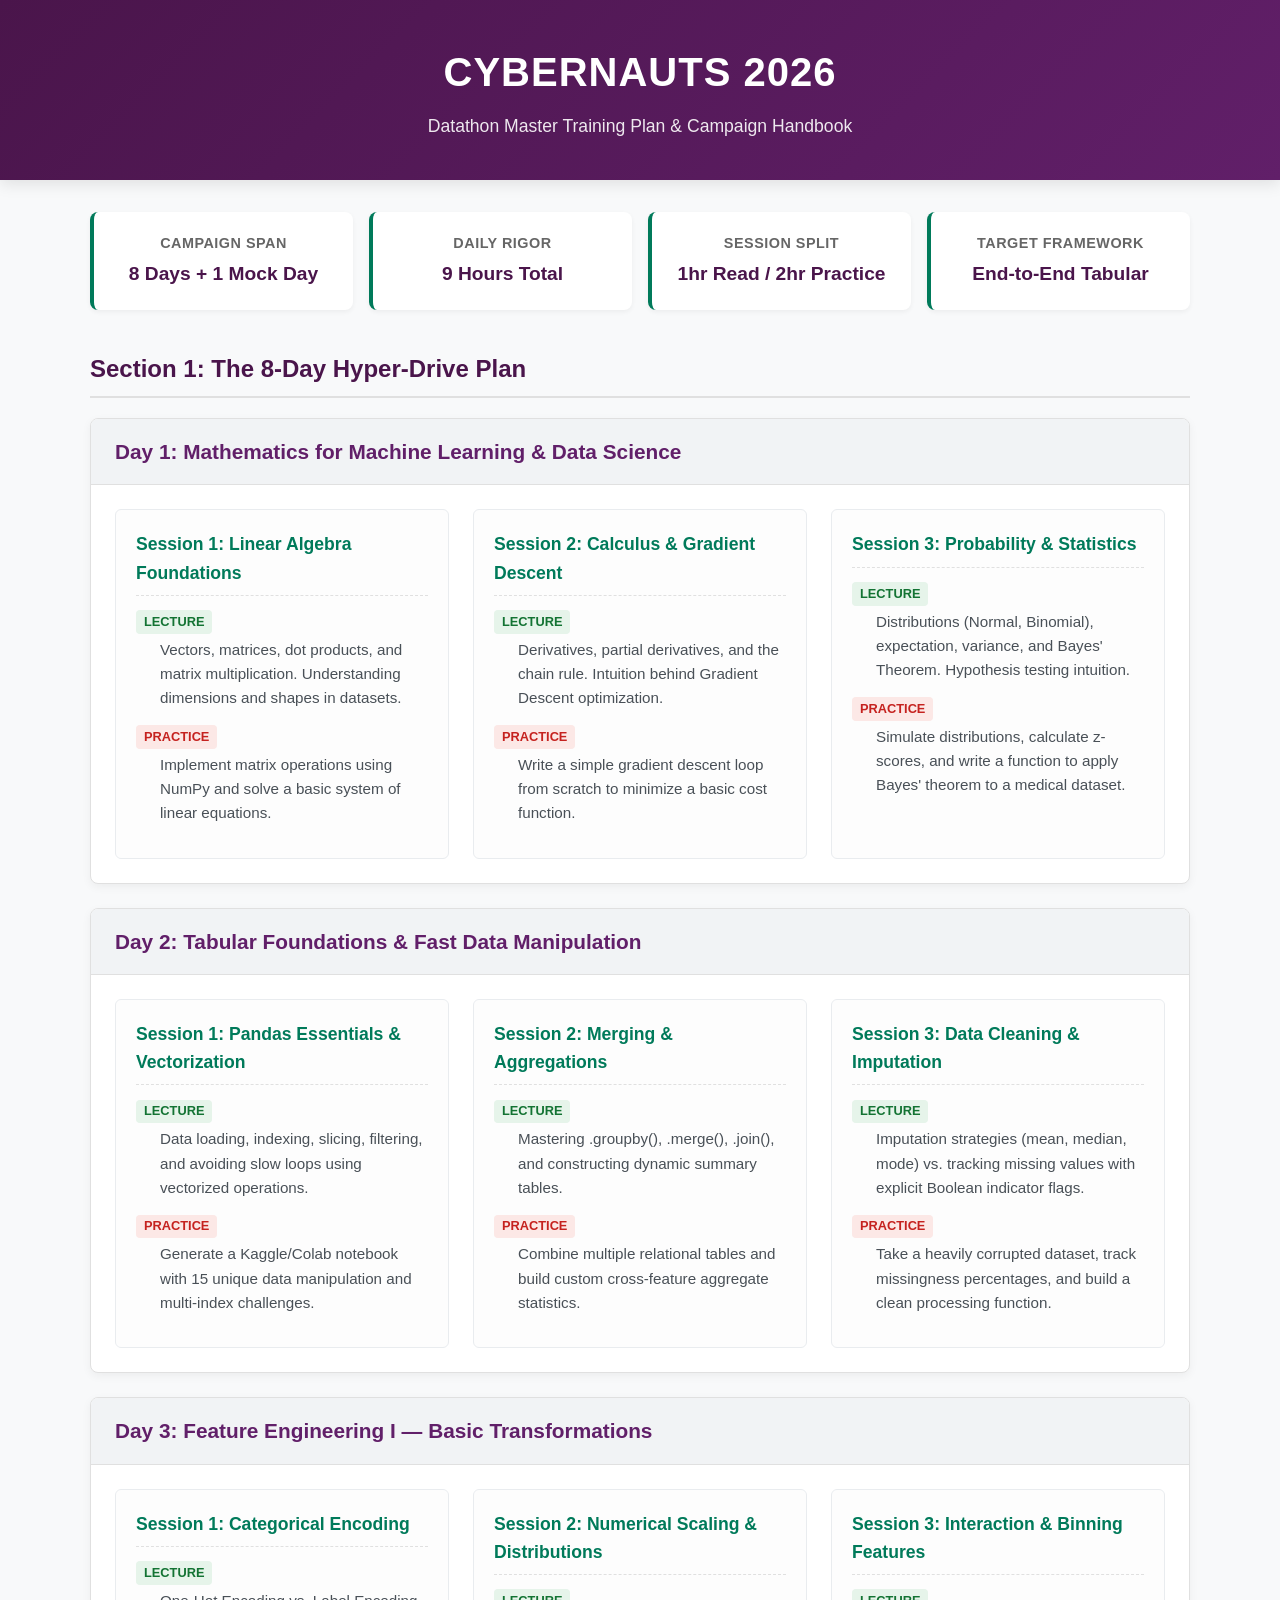
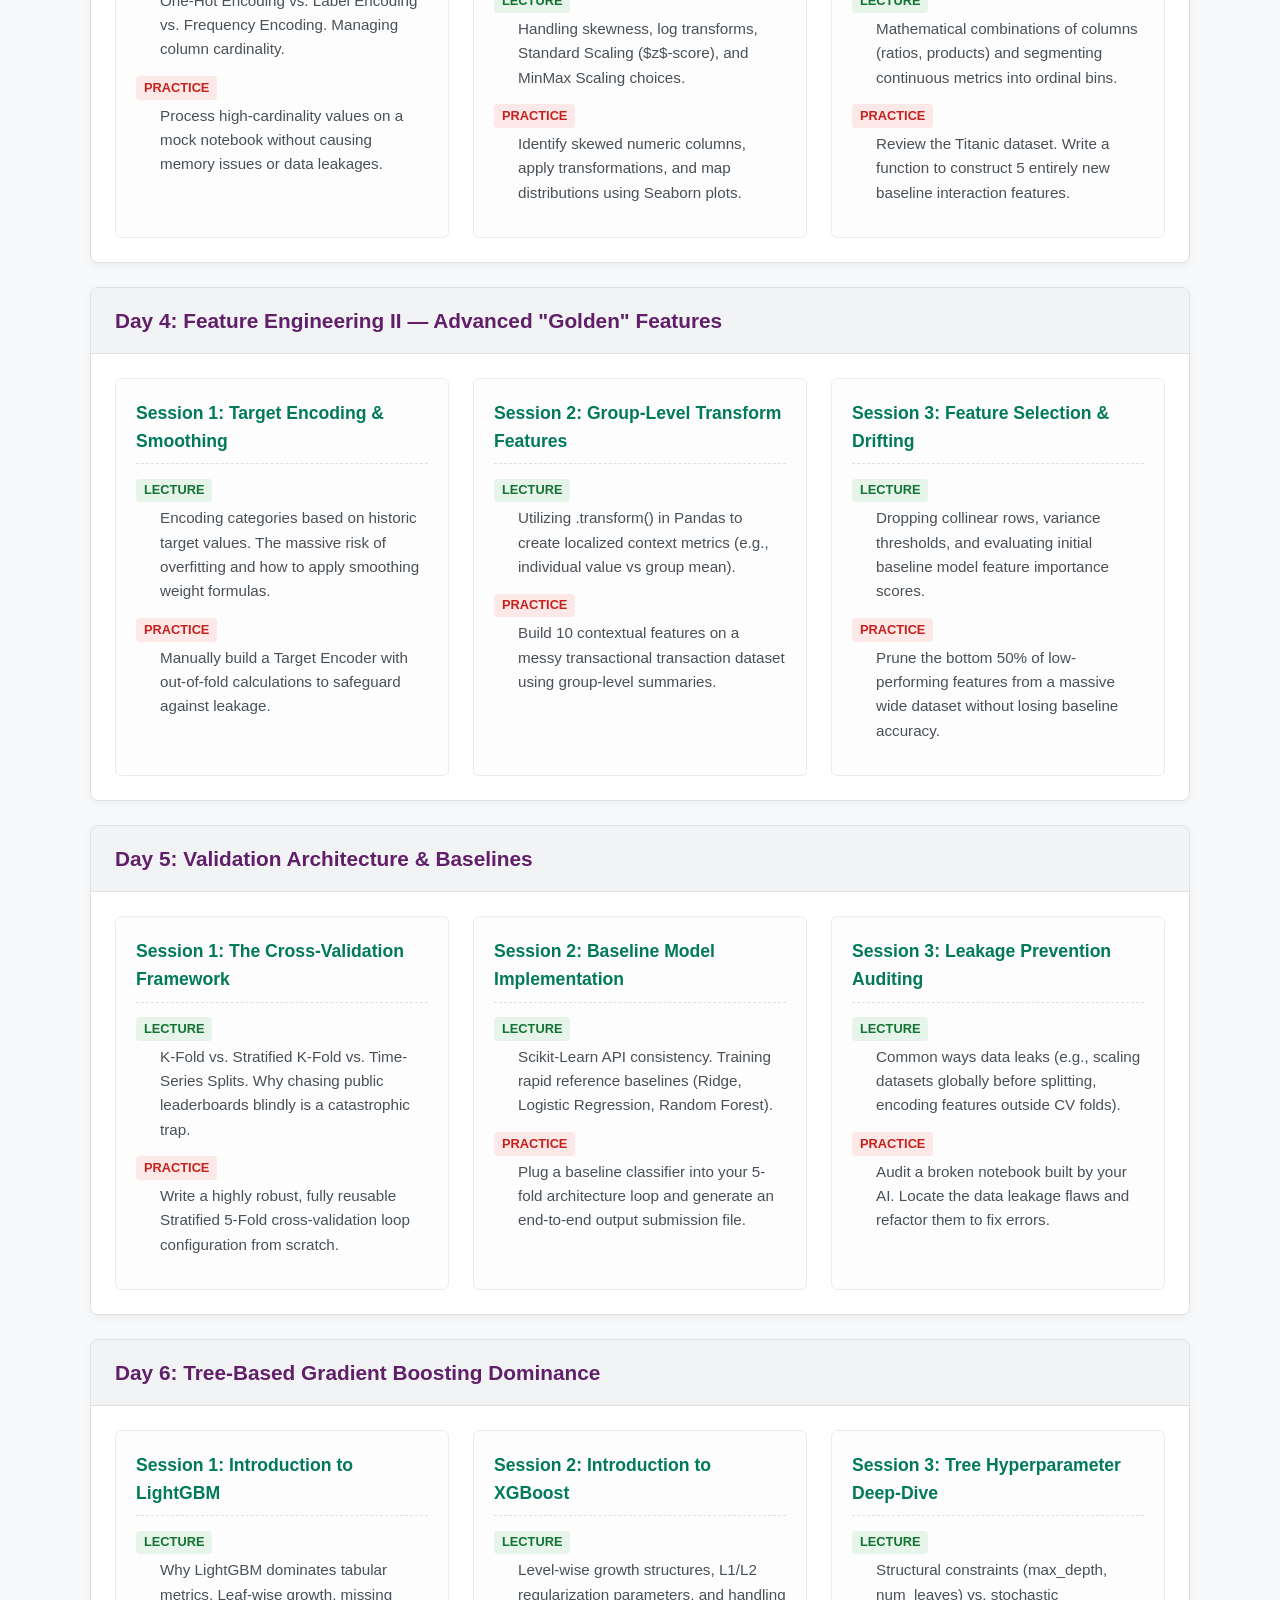
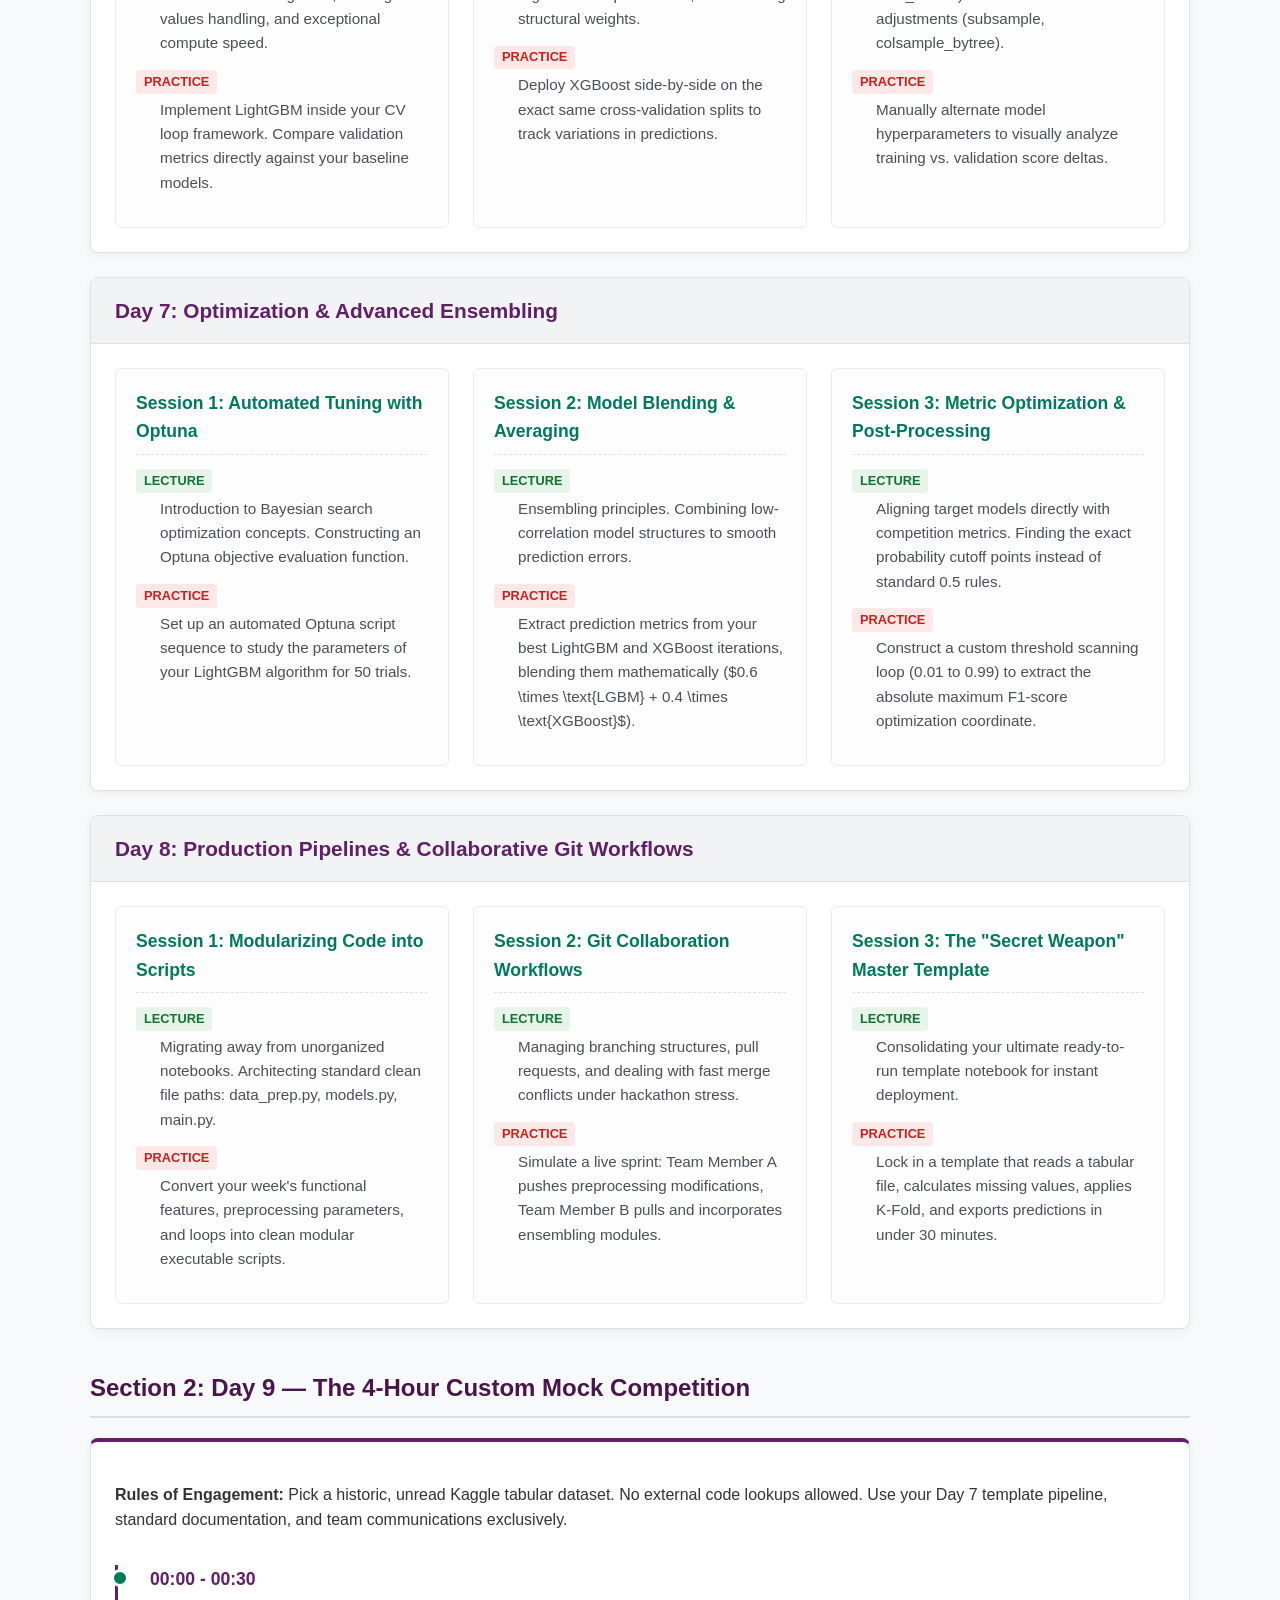
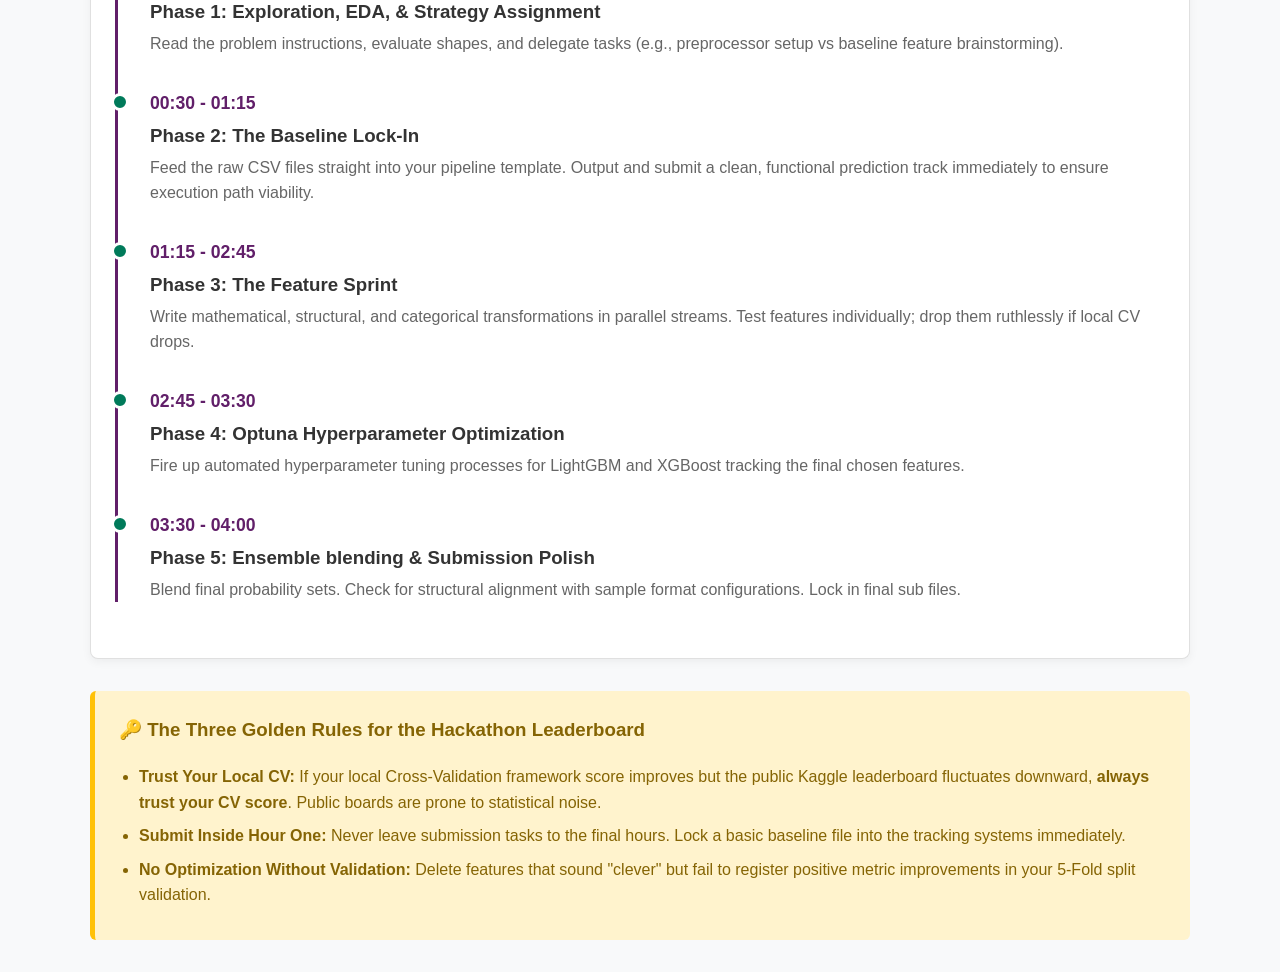
<file: plan.htm>
<!DOCTYPE html>
<html lang="en">
<head>
    <meta charset="UTF-8">
    <meta name="viewport" content="width=device-width, initial-scale=1.0">
    <title>Cybernauts 2026 - Datathon Master Training Plan</title>
    <style>
        :root {
            --primary-color: #4a154b;
            --secondary-color: #611f69;
            --accent-color: #007a5a;
            --bg-color: #f8f9fa;
            --card-bg: #ffffff;
            --text-color: #333333;
            --text-muted: #666666;
            --border-color: #e0e0e0;
        }

        body {
            font-family: -apple-system, BlinkMacSystemFont, "Segoe UI", Roboto, Helvetica, Arial, sans-serif;
            line-height: 1.6;
            background-color: var(--bg-color);
            color: var(--text-color);
            margin: 0;
            padding: 0;
        }

        header {
            background: linear-gradient(135deg, var(--primary-color), var(--secondary-color));
            color: white;
            padding: 2.5rem 1rem;
            text-align: center;
            box-shadow: 0 4px 15px rgba(0,0,0,0.1);
        }

        header h1 {
            margin: 0;
            font-size: 2.5rem;
            letter-spacing: 1px;
        }

        header p {
            margin: 0.5rem 0 0 0;
            font-size: 1.1rem;
            opacity: 0.9;
        }

        .container {
            max-width: 1100px;
            margin: 2rem auto;
            padding: 0 1rem;
        }

        .meta-grid {
            display: grid;
            grid-template-columns: repeat(auto-fit, minmax(220px, 1fr));
            gap: 1rem;
            margin-bottom: 2.5rem;
        }

        .meta-card {
            background: var(--card-bg);
            padding: 1.25rem;
            border-radius: 8px;
            box-shadow: 0 2px 5px rgba(0,0,0,0.05);
            border-left: 4px solid var(--accent-color);
            text-align: center;
        }

        .meta-card h3 {
            margin: 0 0 0.25rem 0;
            font-size: 0.9rem;
            text-transform: uppercase;
            color: var(--text-muted);
            letter-spacing: 0.5px;
        }

        .meta-card p {
            margin: 0;
            font-size: 1.2rem;
            font-weight: bold;
            color: var(--primary-color);
        }

        h2 {
            color: var(--primary-color);
            border-bottom: 2px solid var(--border-color);
            padding-bottom: 0.5rem;
            margin-top: 2.5rem;
        }

        /* Day Card Styles */
        .day-card {
            background: var(--card-bg);
            border-radius: 8px;
            box-shadow: 0 3px 10px rgba(0,0,0,0.05);
            margin-bottom: 1.5rem;
            overflow: hidden;
            border: 1px solid var(--border-color);
        }

        .day-header {
            background-color: #f1f3f5;
            padding: 1rem 1.5rem;
            font-size: 1.3rem;
            font-weight: bold;
            color: var(--secondary-color);
            border-bottom: 1px solid var(--border-color);
            display: flex;
            justify-content: space-between;
            align-items: center;
        }

        .day-body {
            padding: 1.5rem;
        }

        .session-grid {
            display: grid;
            grid-template-columns: repeat(auto-fit, minmax(300px, 1fr));
            gap: 1.5rem;
        }

        .session-box {
            background: #fdfdfd;
            border: 1px solid #e9ecef;
            border-radius: 6px;
            padding: 1.25rem;
            position: relative;
        }

        .session-box h4 {
            margin: 0 0 0.75rem 0;
            color: var(--accent-color);
            font-size: 1.1rem;
            border-bottom: 1px dashed var(--border-color);
            padding-bottom: 0.5rem;
        }

        .session-component {
            margin-bottom: 0.75rem;
        }

        .session-component strong {
            display: inline-block;
            background: #e6f4ea;
            color: #137333;
            padding: 0.1rem 0.5rem;
            border-radius: 4px;
            font-size: 0.8rem;
            margin-right: 0.5rem;
            text-transform: uppercase;
        }

        .session-component.practice strong {
            background: #fce8e6;
            color: #c5221f;
        }

        .session-component p {
            margin: 0.25rem 0 0 1.5rem;
            font-size: 0.95rem;
            color: #495057;
        }

        /* Timeline Styles for Mock Day */
        .timeline {
            position: relative;
            margin: 2rem 0;
            padding-left: 2rem;
            border-left: 3px solid var(--secondary-color);
        }

        .timeline-item {
            position: relative;
            margin-bottom: 2rem;
        }

        .timeline-item::before {
            content: '';
            position: absolute;
            left: -2.45rem;
            top: 0.25rem;
            background: var(--accent-color);
            width: 12px;
            height: 12px;
            border-radius: 50%;
            border: 3px solid var(--card-bg);
        }

        .time-badge {
            font-weight: bold;
            color: var(--secondary-color);
            font-size: 1.1rem;
        }

        .timeline-content h3 {
            margin: 0.25rem 0;
            color: var(--text-color);
        }

        .timeline-content p {
            margin: 0;
            color: var(--text-muted);
        }

        /* Alert / Rules Box */
        .rules-box {
            background-color: #fff3cd;
            border-left: 5px solid #ffc107;
            color: #856404;
            padding: 1.5rem;
            border-radius: 6px;
            margin-top: 2rem;
        }

        .rules-box h3 {
            margin-top: 0;
        }

        .rules-box ul {
            margin: 0;
            padding-left: 1.25rem;
        }

        .rules-box li {
            margin-bottom: 0.5rem;
        }

        @media (max-width: 768px) {
            .session-grid {
                grid-template-columns: 1fr;
            }
        }
    </style>
</head>
<body>

    <header>
        <h1>CYBERNAUTS 2026</h1>
        <p>Datathon Master Training Plan & Campaign Handbook</p>
    </header>

    <div class="container">

        <div class="meta-grid">
            <div class="meta-card">
                <h3>Campaign Span</h3>
                <p>8 Days + 1 Mock Day</p>
            </div>
            <div class="meta-card">
                <h3>Daily Rigor</h3>
                <p>9 Hours Total</p>
            </div>
            <div class="meta-card">
                <h3>Session Split</h3>
                <p>1hr Read / 2hr Practice</p>
            </div>
            <div class="meta-card">
                <h3>Target Framework</h3>
                <p>End-to-End Tabular</p>
            </div>
        </div>

        <h2>Section 1: The 8-Day Hyper-Drive Plan</h2>

        <div class="day-card">
            <div class="day-header">
                <span>Day 1: Mathematics for Machine Learning & Data Science</span>
            </div>
            <div class="day-body">
                <div class="session-grid">
                    <div class="session-box">
                        <h4>Session 1: Linear Algebra Foundations</h4>
                        <div class="session-component"><strong>Lecture</strong><p>Vectors, matrices, dot products, and matrix multiplication. Understanding dimensions and shapes in datasets.</p></div>
                        <div class="session-component practice"><strong>Practice</strong><p>Implement matrix operations using NumPy and solve a basic system of linear equations.</p></div>
                    </div>
                    <div class="session-box">
                        <h4>Session 2: Calculus & Gradient Descent</h4>
                        <div class="session-component"><strong>Lecture</strong><p>Derivatives, partial derivatives, and the chain rule. Intuition behind Gradient Descent optimization.</p></div>
                        <div class="session-component practice"><strong>Practice</strong><p>Write a simple gradient descent loop from scratch to minimize a basic cost function.</p></div>
                    </div>
                    <div class="session-box">
                        <h4>Session 3: Probability & Statistics</h4>
                        <div class="session-component"><strong>Lecture</strong><p>Distributions (Normal, Binomial), expectation, variance, and Bayes' Theorem. Hypothesis testing intuition.</p></div>
                        <div class="session-component practice"><strong>Practice</strong><p>Simulate distributions, calculate z-scores, and write a function to apply Bayes' theorem to a medical dataset.</p></div>
                    </div>
                </div>
            </div>
        </div>


        <div class="day-card">
            <div class="day-header">
                <span>Day 2: Tabular Foundations & Fast Data Manipulation</span>
            </div>
            <div class="day-body">
                <div class="session-grid">
                    <div class="session-box">
                        <h4>Session 1: Pandas Essentials & Vectorization</h4>
                        <div class="session-component"><strong>Lecture</strong><p>Data loading, indexing, slicing, filtering, and avoiding slow loops using vectorized operations.</p></div>
                        <div class="session-component practice"><strong>Practice</strong><p>Generate a Kaggle/Colab notebook with 15 unique data manipulation and multi-index challenges.</p></div>
                    </div>
                    <div class="session-box">
                        <h4>Session 2: Merging & Aggregations</h4>
                        <div class="session-component"><strong>Lecture</strong><p>Mastering .groupby(), .merge(), .join(), and constructing dynamic summary tables.</p></div>
                        <div class="session-component practice"><strong>Practice</strong><p>Combine multiple relational tables and build custom cross-feature aggregate statistics.</p></div>
                    </div>
                    <div class="session-box">
                        <h4>Session 3: Data Cleaning & Imputation</h4>
                        <div class="session-component"><strong>Lecture</strong><p>Imputation strategies (mean, median, mode) vs. tracking missing values with explicit Boolean indicator flags.</p></div>
                        <div class="session-component practice"><strong>Practice</strong><p>Take a heavily corrupted dataset, track missingness percentages, and build a clean processing function.</p></div>
                    </div>
                </div>
            </div>
        </div>

        <div class="day-card">
            <div class="day-header">
                <span>Day 3: Feature Engineering I — Basic Transformations</span>
            </div>
            <div class="day-body">
                <div class="session-grid">
                    <div class="session-box">
                        <h4>Session 1: Categorical Encoding</h4>
                        <div class="session-component"><strong>Lecture</strong><p>One-Hot Encoding vs. Label Encoding vs. Frequency Encoding. Managing column cardinality.</p></div>
                        <div class="session-component practice"><strong>Practice</strong><p>Process high-cardinality values on a mock notebook without causing memory issues or data leakages.</p></div>
                    </div>
                    <div class="session-box">
                        <h4>Session 2: Numerical Scaling & Distributions</h4>
                        <div class="session-component"><strong>Lecture</strong><p>Handling skewness, log transforms, Standard Scaling ($z$-score), and MinMax Scaling choices.</p></div>
                        <div class="session-component practice"><strong>Practice</strong><p>Identify skewed numeric columns, apply transformations, and map distributions using Seaborn plots.</p></div>
                    </div>
                    <div class="session-box">
                        <h4>Session 3: Interaction & Binning Features</h4>
                        <div class="session-component"><strong>Lecture</strong><p>Mathematical combinations of columns (ratios, products) and segmenting continuous metrics into ordinal bins.</p></div>
                        <div class="session-component practice"><strong>Practice</strong><p>Review the Titanic dataset. Write a function to construct 5 entirely new baseline interaction features.</p></div>
                    </div>
                </div>
            </div>
        </div>

        <div class="day-card">
            <div class="day-header">
                <span>Day 4: Feature Engineering II — Advanced "Golden" Features</span>
            </div>
            <div class="day-body">
                <div class="session-grid">
                    <div class="session-box">
                        <h4>Session 1: Target Encoding & Smoothing</h4>
                        <div class="session-component"><strong>Lecture</strong><p>Encoding categories based on historic target values. The massive risk of overfitting and how to apply smoothing weight formulas.</p></div>
                        <div class="session-component practice"><strong>Practice</strong><p>Manually build a Target Encoder with out-of-fold calculations to safeguard against leakage.</p></div>
                    </div>
                    <div class="session-box">
                        <h4>Session 2: Group-Level Transform Features</h4>
                        <div class="session-component"><strong>Lecture</strong><p>Utilizing .transform() in Pandas to create localized context metrics (e.g., individual value vs group mean).</p></div>
                        <div class="session-component practice"><strong>Practice</strong><p>Build 10 contextual features on a messy transactional transaction dataset using group-level summaries.</p></div>
                    </div>
                    <div class="session-box">
                        <h4>Session 3: Feature Selection & Drifting</h4>
                        <div class="session-component"><strong>Lecture</strong><p>Dropping collinear rows, variance thresholds, and evaluating initial baseline model feature importance scores.</p></div>
                        <div class="session-component practice"><strong>Practice</strong><p>Prune the bottom 50% of low-performing features from a massive wide dataset without losing baseline accuracy.</p></div>
                    </div>
                </div>
            </div>
        </div>

        <div class="day-card">
            <div class="day-header">
                <span>Day 5: Validation Architecture & Baselines</span>
            </div>
            <div class="day-body">
                <div class="session-grid">
                    <div class="session-box">
                        <h4>Session 1: The Cross-Validation Framework</h4>
                        <div class="session-component"><strong>Lecture</strong><p>K-Fold vs. Stratified K-Fold vs. Time-Series Splits. Why chasing public leaderboards blindly is a catastrophic trap.</p></div>
                        <div class="session-component practice"><strong>Practice</strong><p>Write a highly robust, fully reusable Stratified 5-Fold cross-validation loop configuration from scratch.</p></div>
                    </div>
                    <div class="session-box">
                        <h4>Session 2: Baseline Model Implementation</h4>
                        <div class="session-component"><strong>Lecture</strong><p>Scikit-Learn API consistency. Training rapid reference baselines (Ridge, Logistic Regression, Random Forest).</p></div>
                        <div class="session-component practice"><strong>Practice</strong><p>Plug a baseline classifier into your 5-fold architecture loop and generate an end-to-end output submission file.</p></div>
                    </div>
                    <div class="session-box">
                        <h4>Session 3: Leakage Prevention Auditing</h4>
                        <div class="session-component"><strong>Lecture</strong><p>Common ways data leaks (e.g., scaling datasets globally before splitting, encoding features outside CV folds).</p></div>
                        <div class="session-component practice"><strong>Practice</strong><p>Audit a broken notebook built by your AI. Locate the data leakage flaws and refactor them to fix errors.</p></div>
                    </div>
                </div>
            </div>
        </div>

        <div class="day-card">
            <div class="day-header">
                <span>Day 6: Tree-Based Gradient Boosting Dominance</span>
            </div>
            <div class="day-body">
                <div class="session-grid">
                    <div class="session-box">
                        <h4>Session 1: Introduction to LightGBM</h4>
                        <div class="session-component"><strong>Lecture</strong><p>Why LightGBM dominates tabular metrics. Leaf-wise growth, missing values handling, and exceptional compute speed.</p></div>
                        <div class="session-component practice"><strong>Practice</strong><p>Implement LightGBM inside your CV loop framework. Compare validation metrics directly against your baseline models.</p></div>
                    </div>
                    <div class="session-box">
                        <h4>Session 2: Introduction to XGBoost</h4>
                        <div class="session-component"><strong>Lecture</strong><p>Level-wise growth structures, L1/L2 regularization parameters, and handling structural weights.</p></div>
                        <div class="session-component practice"><strong>Practice</strong><p>Deploy XGBoost side-by-side on the exact same cross-validation splits to track variations in predictions.</p></div>
                    </div>
                    <div class="session-box">
                        <h4>Session 3: Tree Hyperparameter Deep-Dive</h4>
                        <div class="session-component"><strong>Lecture</strong><p>Structural constraints (max_depth, num_leaves) vs. stochastic adjustments (subsample, colsample_bytree).</p></div>
                        <div class="session-component practice"><strong>Practice</strong><p>Manually alternate model hyperparameters to visually analyze training vs. validation score deltas.</p></div>
                    </div>
                </div>
            </div>
        </div>

        <div class="day-card">
            <div class="day-header">
                <span>Day 7: Optimization & Advanced Ensembling</span>
            </div>
            <div class="day-body">
                <div class="session-grid">
                    <div class="session-box">
                        <h4>Session 1: Automated Tuning with Optuna</h4>
                        <div class="session-component"><strong>Lecture</strong><p>Introduction to Bayesian search optimization concepts. Constructing an Optuna objective evaluation function.</p></div>
                        <div class="session-component practice"><strong>Practice</strong><p>Set up an automated Optuna script sequence to study the parameters of your LightGBM algorithm for 50 trials.</p></div>
                    </div>
                    <div class="session-box">
                        <h4>Session 2: Model Blending & Averaging</h4>
                        <div class="session-component"><strong>Lecture</strong><p>Ensembling principles. Combining low-correlation model structures to smooth prediction errors.</p></div>
                        <div class="session-component practice"><strong>Practice</strong><p>Extract prediction metrics from your best LightGBM and XGBoost iterations, blending them mathematically ($0.6 \times \text{LGBM} + 0.4 \times \text{XGBoost}$).</p></div>
                    </div>
                    <div class="session-box">
                        <h4>Session 3: Metric Optimization & Post-Processing</h4>
                        <div class="session-component"><strong>Lecture</strong><p>Aligning target models directly with competition metrics. Finding the exact probability cutoff points instead of standard 0.5 rules.</p></div>
                        <div class="session-component practice"><strong>Practice</strong><p>Construct a custom threshold scanning loop (0.01 to 0.99) to extract the absolute maximum F1-score optimization coordinate.</p></div>
                    </div>
                </div>
            </div>
        </div>

        <div class="day-card">
            <div class="day-header">
                <span>Day 8: Production Pipelines & Collaborative Git Workflows</span>
            </div>
            <div class="day-body">
                <div class="session-grid">
                    <div class="session-box">
                        <h4>Session 1: Modularizing Code into Scripts</h4>
                        <div class="session-component"><strong>Lecture</strong><p>Migrating away from unorganized notebooks. Architecting standard clean file paths: data_prep.py, models.py, main.py.</p></div>
                        <div class="session-component practice"><strong>Practice</strong><p>Convert your week's functional features, preprocessing parameters, and loops into clean modular executable scripts.</p></div>
                    </div>
                    <div class="session-box">
                        <h4>Session 2: Git Collaboration Workflows</h4>
                        <div class="session-component"><strong>Lecture</strong><p>Managing branching structures, pull requests, and dealing with fast merge conflicts under hackathon stress.</p></div>
                        <div class="session-component practice"><strong>Practice</strong><p>Simulate a live sprint: Team Member A pushes preprocessing modifications, Team Member B pulls and incorporates ensembling modules.</p></div>
                    </div>
                    <div class="session-box">
                        <h4>Session 3: The "Secret Weapon" Master Template</h4>
                        <div class="session-component"><strong>Lecture</strong><p>Consolidating your ultimate ready-to-run template notebook for instant deployment.</p></div>
                        <div class="session-component practice"><strong>Practice</strong><p>Lock in a template that reads a tabular file, calculates missing values, applies K-Fold, and exports predictions in under 30 minutes.</p></div>
                    </div>
                </div>
            </div>
        </div>

        <h2>Section 2: Day 9 — The 4-Hour Custom Mock Competition</h2>
        <div class="day-card" style="border-top: 4px solid var(--secondary-color);">
            <div class="day-body">
                <p><strong>Rules of Engagement:</strong> Pick a historic, unread Kaggle tabular dataset. No external code lookups allowed. Use your Day 7 template pipeline, standard documentation, and team communications exclusively.</p>

                <div class="timeline">
                    <div class="timeline-item">
                        <div class="time-badge">00:00 - 00:30</div>
                        <div class="timeline-content">
                            <h3>Phase 1: Exploration, EDA, & Strategy Assignment</h3>
                            <p>Read the problem instructions, evaluate shapes, and delegate tasks (e.g., preprocessor setup vs baseline feature brainstorming).</p>
                        </div>
                    </div>
                    <div class="timeline-item">
                        <div class="time-badge">00:30 - 01:15</div>
                        <div class="timeline-content">
                            <h3>Phase 2: The Baseline Lock-In</h3>
                            <p>Feed the raw CSV files straight into your pipeline template. Output and submit a clean, functional prediction track immediately to ensure execution path viability.</p>
                        </div>
                    </div>
                    <div class="timeline-item">
                        <div class="time-badge">01:15 - 02:45</div>
                        <div class="timeline-content">
                            <h3>Phase 3: The Feature Sprint</h3>
                            <p>Write mathematical, structural, and categorical transformations in parallel streams. Test features individually; drop them ruthlessly if local CV drops.</p>
                        </div>
                    </div>
                    <div class="timeline-item">
                        <div class="time-badge">02:45 - 03:30</div>
                        <div class="timeline-content">
                            <h3>Phase 4: Optuna Hyperparameter Optimization</h3>
                            <p>Fire up automated hyperparameter tuning processes for LightGBM and XGBoost tracking the final chosen features.</p>
                        </div>
                    </div>
                    <div class="timeline-item">
                        <div class="time-badge">03:30 - 04:00</div>
                        <div class="timeline-content">
                            <h3>Phase 5: Ensemble blending & Submission Polish</h3>
                            <p>Blend final probability sets. Check for structural alignment with sample format configurations. Lock in final sub files.</p>
                        </div>
                    </div>
                </div>
            </div>
        </div>

        <div class="rules-box">
            <h3>🔑 The Three Golden Rules for the Hackathon Leaderboard</h3>
            <ul>
                <li><strong>Trust Your Local CV:</strong> If your local Cross-Validation framework score improves but the public Kaggle leaderboard fluctuates downward, <strong>always trust your CV score</strong>. Public boards are prone to statistical noise.</li>
                <li><strong>Submit Inside Hour One:</strong> Never leave submission tasks to the final hours. Lock a basic baseline file into the tracking systems immediately.</li>
                <li><strong>No Optimization Without Validation:</strong> Delete features that sound "clever" but fail to register positive metric improvements in your 5-Fold split validation.</li>
            </ul>
        </div>

    </div>

</body>
</html>
</file>
